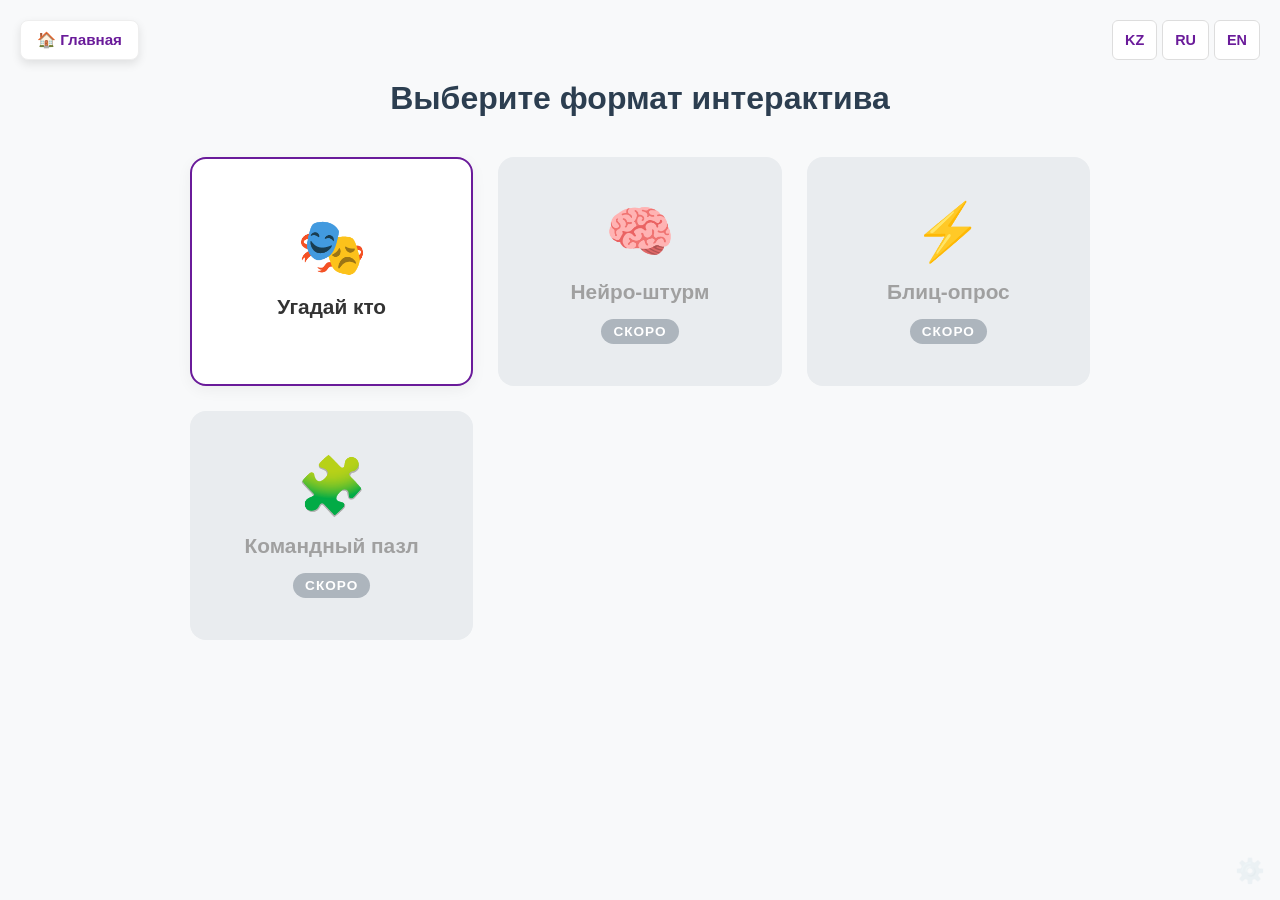
<file: index.html>
<!DOCTYPE html>
<html lang="ru">
<head>
    <meta charset="UTF-8">
    <meta name="viewport" content="width=device-width, initial-scale=1.0">
    <title>Выбор тренинга</title>
    <style>
        body { font-family: 'Segoe UI', Tahoma, Geneva, Verdana, sans-serif; background-color: #f8f9fa; margin: 0; padding: 0; display: flex; flex-direction: column; align-items: center; min-height: 100vh; color: #333; }
        
        /* Кнопка назад и переключатель языков */
        .top-controls { position: fixed; top: 20px; width: 100%; display: flex; justify-content: space-between; padding: 0 20px; box-sizing: border-box; z-index: 1000; }
        .back-button { background-color: white; color: #6a1b9a; padding: 10px 16px; border-radius: 8px; text-decoration: none; font-weight: bold; font-size: 0.95rem; box-shadow: 0 4px 10px rgba(0, 0, 0, 0.1); transition: all 0.3s ease; border: 1px solid #eee; display: flex; align-items: center; }
        .back-button:hover { background-color: #6a1b9a; color: white; transform: translateY(-2px); }
        .lang-switcher { display: flex; gap: 5px; }
        .lang-switcher button { padding: 6px 12px; background-color: white; color: #6a1b9a; border: 1px solid #ddd; border-radius: 6px; font-size: 0.9rem; font-weight: bold; cursor: pointer; transition: 0.3s; }
        .lang-switcher button:hover { background-color: #6a1b9a; color: white; border-color: #6a1b9a; }

        h1 { margin-top: 80px; margin-bottom: 40px; font-size: 2rem; font-weight: 600; text-align: center; color: #2c3e50; }
        .cards-container { display: grid; grid-template-columns: repeat(auto-fit, minmax(260px, 1fr)); gap: 25px; width: 100%; max-width: 900px; padding: 0 20px; }
        .card { background-color: white; border-radius: 16px; padding: 40px 20px; text-align: center; text-decoration: none; display: flex; flex-direction: column; align-items: center; justify-content: center; transition: all 0.3s ease; box-shadow: 0 4px 15px rgba(0, 0, 0, 0.05); border: 2px solid transparent; }
        .card.active { color: #333; cursor: pointer; border-color: #6a1b9a; }
        .card.active:hover { transform: translateY(-8px); box-shadow: 0 10px 25px rgba(106, 27, 154, 0.2); background-color: #faf5ff; }
        .card.disabled { background-color: #e9ecef; color: #a0a0a0; cursor: not-allowed; box-shadow: none; }
        .icon { font-size: 3.5rem; margin-bottom: 15px; }
        .title { font-size: 1.3rem; font-weight: bold; margin-bottom: 10px; }
        .badge { background-color: #adb5bd; color: white; padding: 5px 12px; border-radius: 20px; font-size: 0.85rem; font-weight: bold; text-transform: uppercase; letter-spacing: 1px; margin-top: 5px; }
    </style>
</head>
<body>

    <div class="top-controls">
        <a href="https://aldrapekov.github.io/ulttyq-oiyndar/" class="back-button" data-i18n="homeBtn">🏠 Главная</a>
        <div class="lang-switcher">
            <button onclick="setLanguage('kk')">KZ</button>
            <button onclick="setLanguage('ru')">RU</button>
            <button onclick="setLanguage('en')">EN</button>
        </div>
    </div>

    <h1 data-i18n="mainTitle">Выберите формат интерактива</h1>

    <div class="cards-container">
        <!-- Активная карточка -->
        <a href="icebreaker.html" class="card active">
            <div class="icon">🎭</div>
            <div class="title" data-i18n="card1">Угадай кто</div>
        </a>

        <!-- Неактивные карточки -->
        <div class="card disabled">
            <div class="icon">🧠</div>
            <div class="title" data-i18n="card2">Нейро-штурм</div>
            <div class="badge" data-i18n="badgeSoon">Скоро</div>
        </div>

        <div class="card disabled">
            <div class="icon">⚡</div>
            <div class="title" data-i18n="card3">Блиц-опрос</div>
            <div class="badge" data-i18n="badgeSoon">Скоро</div>
        </div>

        <div class="card disabled">
            <div class="icon">🧩</div>
            <div class="title" data-i18n="card4">Командный пазл</div>
            <div class="badge" data-i18n="badgeSoon">Скоро</div>
        </div>
    </div>

    <!-- Секретная кнопка для ведущего -->
    <div onclick="checkAdminCode()" style="position: fixed; bottom: 15px; right: 15px; font-size: 1.5rem; opacity: 0.1; cursor: pointer; transition: 0.3s; z-index: 1000;" onmouseover="this.style.opacity=1" onmouseout="this.style.opacity=0.1" title="Панель разработчика">
        ⚙️
    </div>

    <script>
        const translations = {
            ru: {
                homeBtn: "🏠 Главная", mainTitle: "Выберите формат интерактива", card1: "Угадай кто",
                card2: "Нейро-штурм", card3: "Блиц-опрос", card4: "Командный пазл", badgeSoon: "Скоро",
                promptAdmin: "Система управления. Введите PIN-код:", alertErr: "Ошибка доступа! Вы не модератор 🛑"
            },
            kk: {
                homeBtn: "🏠 Басты бет", mainTitle: "Интерактив форматын таңдаңыз", card1: "Кім екенін тап",
                card2: "Нейро-шабуыл", card3: "Блиц-сауалнама", card4: "Командалық пазл", badgeSoon: "Жақында",
                promptAdmin: "Басқару жүйесі. PIN-кодты енгізіңіз:", alertErr: "Қатынас қатесі! Сіз модератор емессіз 🛑"
            },
            en: {
                homeBtn: "🏠 Home", mainTitle: "Select interactive format", card1: "Guess Who",
                card2: "Neuro-storm", card3: "Blitz Poll", card4: "Team Puzzle", badgeSoon: "Soon",
                promptAdmin: "Control System. Enter PIN code:", alertErr: "Access Error! You are not a moderator 🛑"
            }
        };

        let currentLang = 'ru';

        function setLanguage(lang) {
            currentLang = lang;
            document.querySelectorAll('[data-i18n]').forEach(el => {
                const key = el.getAttribute('data-i18n');
                if (translations[lang] && translations[lang][key]) {
                    el.innerHTML = translations[lang][key];
                }
            });
            localStorage.setItem('siteLanguage', lang);
        }

        window.onload = () => {
            const savedLang = localStorage.getItem('siteLanguage') || 'ru';
            setLanguage(savedLang);
        };

        function checkAdminCode() {
            const code = prompt(translations[currentLang].promptAdmin);
            if (code === "8080") {
                window.location.href = "dashboard.html";
            } else if (code !== null) { 
                alert(translations[currentLang].alertErr);
            }
        }
    </script>
</body>
</html>
</file>
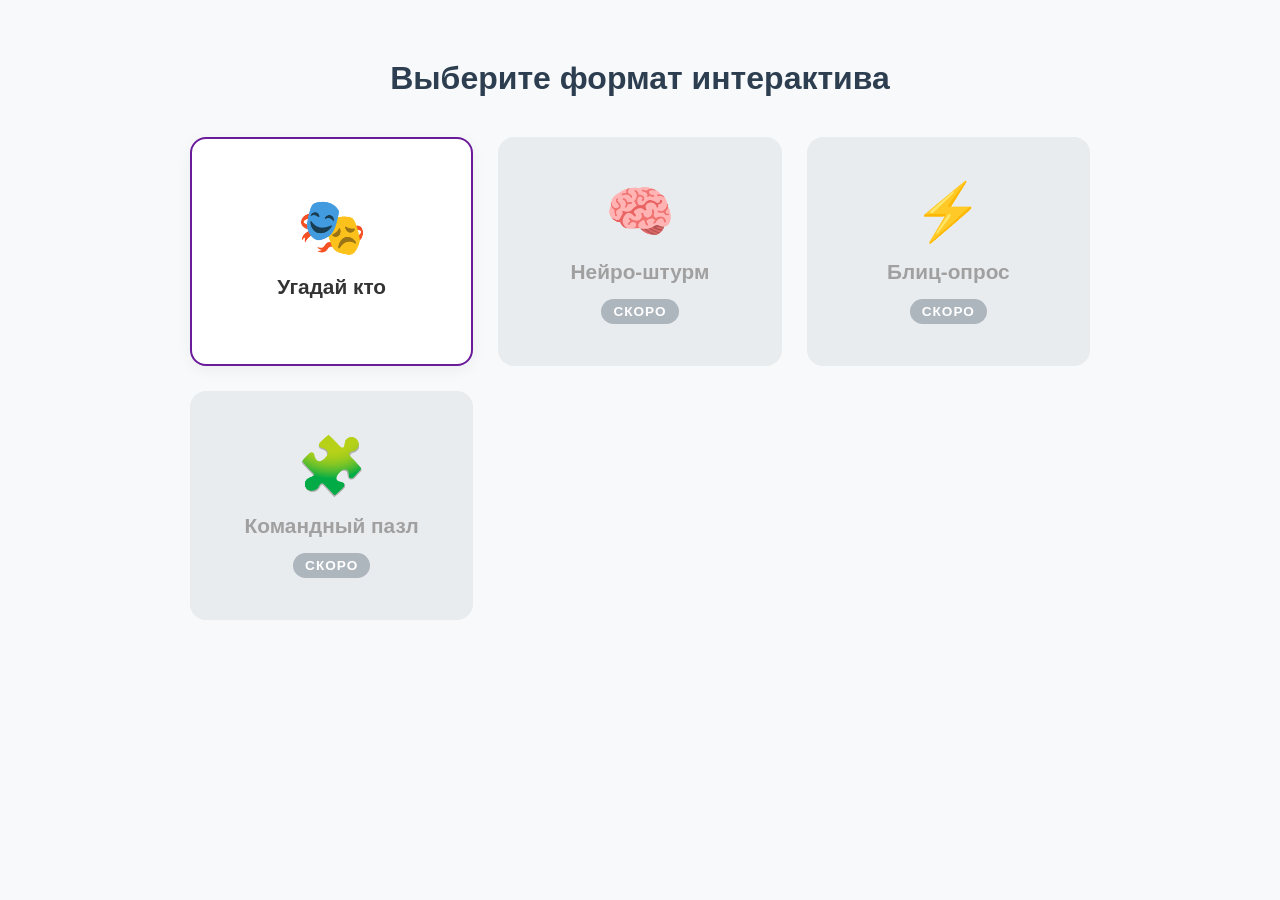
<file: menu.html>
<!DOCTYPE html>
<html lang="ru">
<head>
    <meta charset="UTF-8">
    <meta name="viewport" content="width=device-width, initial-scale=1.0">
    <title>Выбор тренинга</title>
    <style>
        /* Базовые стили, чтобы страница выглядела аккуратно */
        body {
            font-family: 'Segoe UI', Tahoma, Geneva, Verdana, sans-serif;
            background-color: #f8f9fa;
            margin: 0;
            padding: 0;
            display: flex;
            flex-direction: column;
            align-items: center;
            min-height: 100vh;
            color: #333;
        }

        h1 {
            margin-top: 60px;
            margin-bottom: 40px;
            font-size: 2rem;
            font-weight: 600;
            text-align: center;
            color: #2c3e50;
        }

        /* Сетка для карточек */
        .cards-container {
            display: grid;
            grid-template-columns: repeat(auto-fit, minmax(260px, 1fr));
            gap: 25px;
            width: 100%;
            max-width: 900px;
            padding: 0 20px;
        }

        /* Общий стиль для всех прямоугольников */
        .card {
            background-color: white;
            border-radius: 16px;
            padding: 40px 20px;
            text-align: center;
            text-decoration: none;
            display: flex;
            flex-direction: column;
            align-items: center;
            justify-content: center;
            transition: all 0.3s ease;
            box-shadow: 0 4px 15px rgba(0, 0, 0, 0.05);
            border: 2px solid transparent;
        }

        /* Стиль для активной карточки "Угадай кто" */
        .card.active {
            color: #333;
            cursor: pointer;
            /* Фиолетовый акцент, чтобы гармонировать с шапкой вашего сайта */
            border-color: #6a1b9a; 
        }

        .card.active:hover {
            transform: translateY(-8px);
            box-shadow: 0 10px 25px rgba(106, 27, 154, 0.2);
            background-color: #faf5ff;
        }

        /* Стиль для неактивных карточек "Скоро" */
        .card.disabled {
            background-color: #e9ecef;
            color: #a0a0a0;
            cursor: not-allowed;
            box-shadow: none;
        }

        .icon {
            font-size: 3.5rem;
            margin-bottom: 15px;
        }

        .title {
            font-size: 1.3rem;
            font-weight: bold;
            margin-bottom: 10px;
        }

        /* Плашка "Скоро" */
        .badge {
            background-color: #adb5bd;
            color: white;
            padding: 5px 12px;
            border-radius: 20px;
            font-size: 0.85rem;
            font-weight: bold;
            text-transform: uppercase;
            letter-spacing: 1px;
            margin-top: 5px;
        }
    </style>
</head>
<body>

    <h1>Выберите формат интерактива</h1>

    <div class="cards-container">
        <!-- Активная карточка (ведет на анкету) -->
        <a href="icebreaker.html" class="card active">
            <div class="icon">🎭</div>
            <div class="title">Угадай кто</div>
        </a>

        <!-- Неактивные карточки -->
        <div class="card disabled">
            <div class="icon">🧠</div>
            <div class="title">Нейро-штурм</div>
            <div class="badge">Скоро</div>
        </div>

        <div class="card disabled">
            <div class="icon">⚡</div>
            <div class="title">Блиц-опрос</div>
            <div class="badge">Скоро</div>
        </div>

        <div class="card disabled">
            <div class="icon">🧩</div>
            <div class="title">Командный пазл</div>
            <div class="badge">Скоро</div>
        </div>
    </div>

</body>
</html>
</file>
